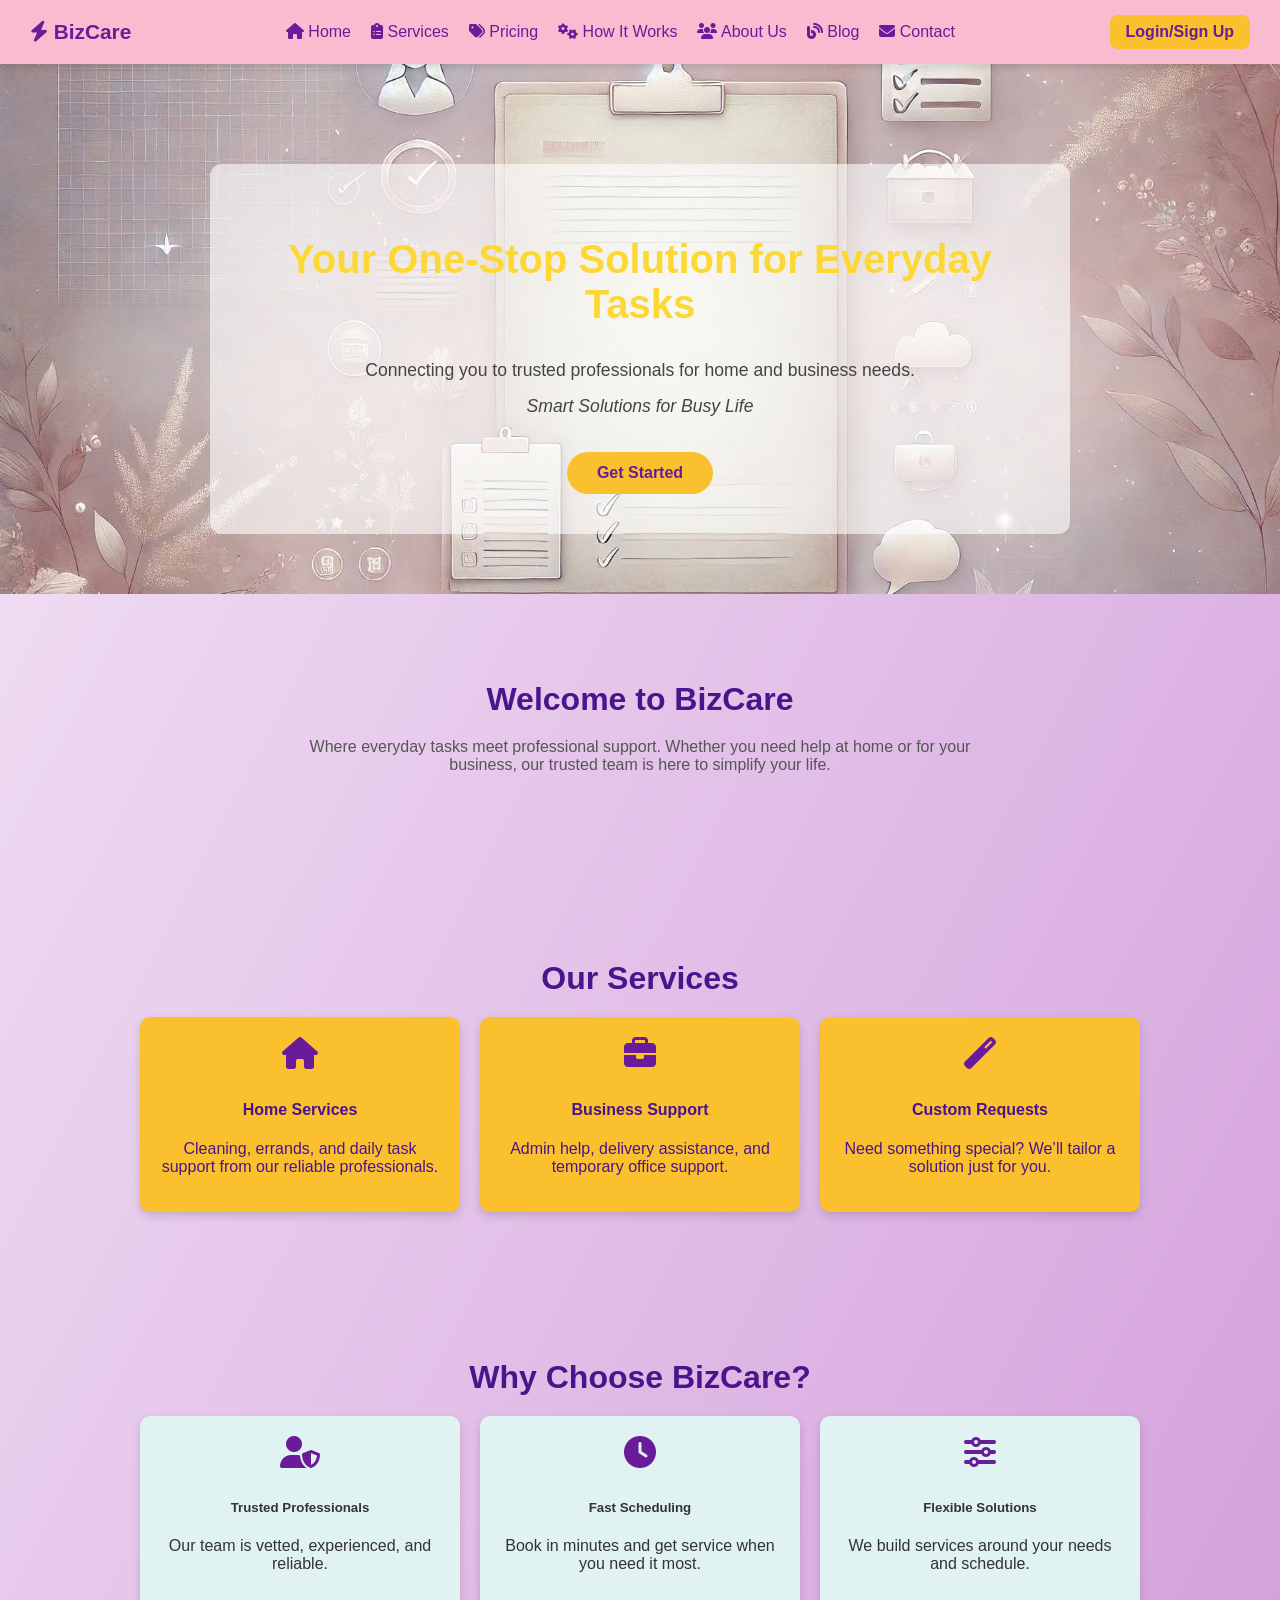
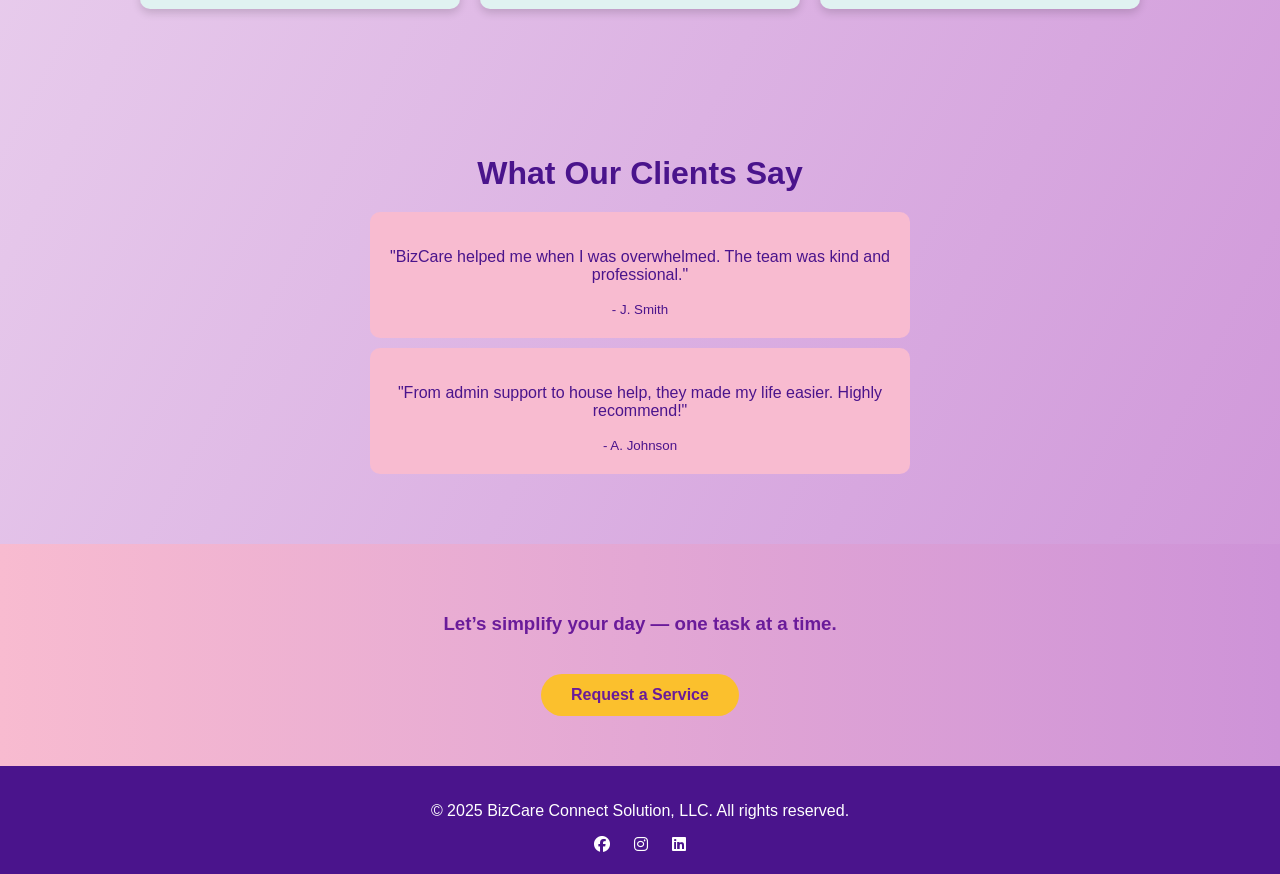
<file: index.html>
<!DOCTYPE html>
<html lang="en">
<head>
  <meta charset="UTF-8" />
  <meta name="viewport" content="width=device-width, initial-scale=1.0" />
  <title>BizCare Connect | Home</title>

  <!-- Font Awesome -->
  <link rel="stylesheet" href="https://cdnjs.cloudflare.com/ajax/libs/font-awesome/6.5.0/css/all.min.css" />
  <style>
    body {
      margin: 0;
      font-family: 'Segoe UI', sans-serif;
      background: linear-gradient(to bottom right, #f3e5f5, #ce93d8);
      color: #333;
    }

    /* NAVBAR */
    .navbar {
      display: flex;
      justify-content: space-between;
      align-items: center;
      background-color: #f8bbd0;
      padding: 15px 30px;
      box-shadow: 0 4px 6px rgba(0, 0, 0, 0.1);
      position: sticky;
      top: 0;
      z-index: 999;
    }

    .navbar .logo {
      font-weight: bold;
      color: #6a1b9a;
      font-size: 1.3rem;
    }

    .navbar ul {
      list-style: none;
      display: flex;
      gap: 20px;
      padding: 0;
      margin: 0;
    }

    .navbar ul li a {
      text-decoration: none;
      color: #6a1b9a;
      font-weight: 500;
      transition: color 0.3s;
    }

    .navbar ul li a:hover {
      color: #ab47bc;
    }

    .login-btn {
      background-color: #fbc02d;
      color: #6a1b9a;
      padding: 8px 16px;
      border-radius: 8px;
      font-weight: bold;
      text-decoration: none;
    }

    /* HERO SECTION */
    .hero {
      background: url("images/hero-background-services.png") center/cover no-repeat;
      padding: 100px 20px 60px;
      text-align: center;
      position: relative;
    }

    .hero-box {
      background-color: rgba(255, 255, 255, 0.6);
      display: inline-block;
      padding: 40px 30px;
      border-radius: 12px;
      max-width: 800px;
    }

    .hero h1 {
      font-size: 2.5rem;
      color: #fdd835;
    }

    .hero p {
      font-size: 1.1rem;
      margin: 15px 0;
      color: #444;
    }

    .cta-btn {
      margin-top: 20px;
      padding: 12px 30px;
      background-color: #fbc02d;
      color: #6a1b9a;
      border: none;
      border-radius: 30px;
      font-weight: bold;
      text-decoration: none;
      display: inline-block;
    }

    /* SECTIONS */
    section {
      padding: 60px 20px;
      text-align: center;
    }

    .section-title {
      font-size: 2rem;
      color: #4a148c;
      margin-bottom: 20px;
    }

    .section-subtext {
      max-width: 700px;
      margin: 0 auto 40px;
      color: #555;
    }

    .card-group {
      display: flex;
      justify-content: center;
      flex-wrap: wrap;
      gap: 20px;
    }

    .card {
      background-color: #fff;
      padding: 30px;
      border-radius: 10px;
      box-shadow: 0 2px 10px rgba(0,0,0,0.1);
      width: 280px;
    }

    .card i {
      font-size: 2rem;
      color: #6a1b9a;
      margin-bottom: 10px;
    }

    .testimonial {
      background-color: #f8bbd0;
      border-radius: 10px;
      padding: 20px;
      margin: 10px auto;
      max-width: 500px;
      color: #4a148c;
    }

    .call-action {
      background: linear-gradient(to right, #f8bbd0, #ce93d8);
      padding: 50px 20px;
      color: #6a1b9a;
    }

    /* FOOTER */
    footer {
      background-color: #4a148c;
      color: white;
      padding: 20px;
      text-align: center;
    }

    .social-icons a {
      color: white;
      margin: 0 10px;
    }

    .social-icons a:hover {
      color: #f8bbd0;
    }
    /* Our Services Cards */
.service-card {
  background-color: #fbc02d;
  color: #4a148c;
  border-radius: 10px;
  padding: 20px;
  box-shadow: 0 4px 8px rgba(0,0,0,0.15);
  transition: transform 0.3s ease;
}

.service-card:hover {
  transform: translateY(-5px);
}

/* Why Choose BizCare Cards */
.why-us-card {
  background-color: #e0f2f1;
  color: #333;
  border-radius: 10px;
  padding: 20px;
  box-shadow: 0 4px 8px rgba(0,0,0,0.15);

  </style>
</head>

<body>

  <!-- NAVBAR -->
  <nav class="navbar">
    <div class="logo"><i class="fas fa-bolt"></i> BizCare</div>
    <ul>
      <li><a href="index.html"><i class="fas fa-home"></i> Home</a></li>
      <li><a href="services.html"><i class="fas fa-clipboard-list"></i> Services</a></li>
      <li><a href="pricing.html"><i class="fas fa-tags"></i> Pricing</a></li>
      <li><a href="howitworks.html"><i class="fas fa-cogs"></i> How It Works</a></li>
      <li><a href="aboutus.html"><i class="fas fa-users"></i> About Us</a></li>
      <li><a href="blog.html"><i class="fas fa-blog"></i> Blog</a></li>
      <li><a href="contactus.html"><i class="fas fa-envelope"></i> Contact</a></li>
    </ul>
    <a class="login-btn" href="login.html">Login/Sign Up</a>
  </nav>

  <!-- HERO -->
  <section class="hero">
    <div class="hero-box">
      <h1>Your One-Stop Solution for Everyday Tasks</h1>
      <p>Connecting you to trusted professionals for home and business needs.</p>
      <p><em>Smart Solutions for Busy Life</em></p>
      <a class="cta-btn" href="services.html">Get Started</a>
    </div>
  </section>

  <!-- WELCOME -->
  <section>
    <h2 class="section-title">Welcome to BizCare</h2>
    <p class="section-subtext">Where everyday tasks meet professional support. Whether you need help at home or for your business, our trusted team is here to simplify your life.</p>
  </section>

  <!-- SERVICES -->
  <section>
    <h2 class="section-title">Our Services</h2>
    <div class="card-group">
      <div class="card service-card">
        <i class="fas fa-home"></i>
        <h4>Home Services</h4>
        <p>Cleaning, errands, and daily task support from our reliable professionals.</p>
      </div>
      <div class="card service-card">
        <i class="fas fa-briefcase"></i>
        <h4>Business Support</h4>
        <p>Admin help, delivery assistance, and temporary office support.</p>
      </div>
      <div class="card service-card">
        <i class="fas fa-magic"></i>
        <h4>Custom Requests</h4>
        <p>Need something special? We’ll tailor a solution just for you.</p>
      </div>
    </div>
  </section>

  <!-- WHY US -->
  <section>
    <h2 class="section-title">Why Choose BizCare?</h2>
    <div class="card-group">
      <div class="card why-us-card">
        <i class="fas fa-user-shield"></i>
        <h5>Trusted Professionals</h5>
        <p>Our team is vetted, experienced, and reliable.</p>
      </div>
      <div class="card why-us-card">
        <i class="fas fa-clock"></i>
        <h5>Fast Scheduling</h5>
        <p>Book in minutes and get service when you need it most.</p>
      </div>
      <div class="card why-us-card">
        <i class="fas fa-sliders-h"></i>
        <h5>Flexible Solutions</h5>
        <p>We build services around your needs and schedule.</p>
      </div>
    </div>
  </section>

  <!-- TESTIMONIALS -->
  <section>
    <h2 class="section-title">What Our Clients Say</h2>
    <div class="testimonial">
      <p>"BizCare helped me when I was overwhelmed. The team was kind and professional."</p>
      <small>- J. Smith</small>
    </div>
    <div class="testimonial">
      <p>"From admin support to house help, they made my life easier. Highly recommend!"</p>
      <small>- A. Johnson</small>
    </div>
  </section>

  <!-- CALL TO ACTION -->
  <section class="call-action">
    <h3>Let’s simplify your day — one task at a time.</h3>
    <a class="cta-btn" href="contactus.html">Request a Service</a>
  </section>

  <!-- FOOTER -->
  <footer>
    <p>&copy; 2025 BizCare Connect Solution, LLC. All rights reserved.</p>
    <div class="social-icons">
      <a href="#"><i class="fab fa-facebook"></i></a>
      <a href="#"><i class="fab fa-instagram"></i></a>
      <a href="#"><i class="fab fa-linkedin"></i></a>
    </div>
  </footer>

</body>
</html>
</file>
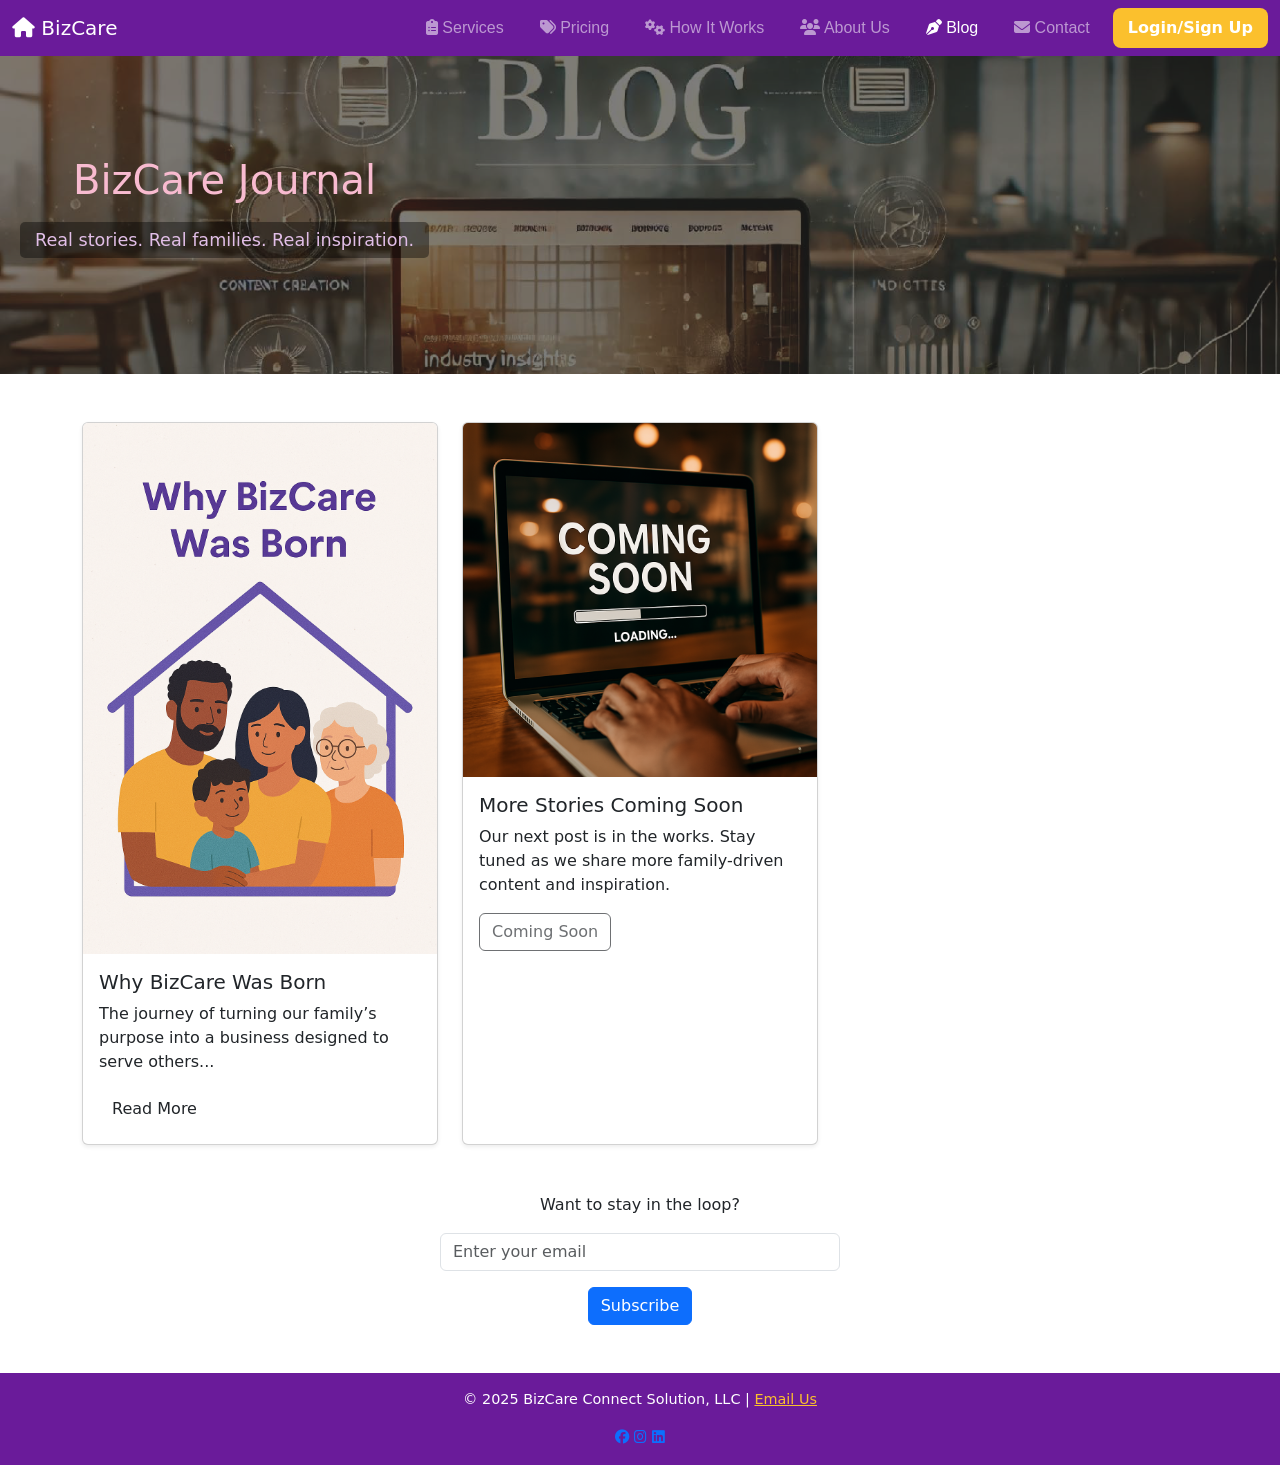
<file: blog.html>
<!DOCTYPE html>
<html lang="en">
<head>
  <meta charset="UTF-8" />
  <meta name="viewport" content="width=device-width, initial-scale=1.0" />
  <meta name="description" content="BizCare Connect Solution blog - family, inspiration, and small business stories.">
  <title>BizCare Blog | Stories That Inspire</title>

  <!-- External CSS -->
  <link rel="stylesheet" href="style/style.css" />
  
  <!-- Bootstrap CDN -->
  <link href="https://cdn.jsdelivr.net/npm/bootstrap@5.3.2/dist/css/bootstrap.min.css" rel="stylesheet" />

  <!-- Font Awesome for icons -->
  <link rel="stylesheet" href="https://cdnjs.cloudflare.com/ajax/libs/font-awesome/6.4.0/css/all.min.css" />

  <!-- jQuery + JS -->
  <script src="https://code.jquery.com/jquery-3.6.0.min.js" defer></script>
  <script src="script/script.js" defer></script>
</head>
<body>

  <!-- Navbar -->
  <nav class="navbar navbar-expand-lg navbar-dark sticky-top" style="background-color: #6a1b9a;">
    <div class="container-fluid">
      <a class="navbar-brand" href="index.html"><i class="fa-solid fa-house"></i> BizCare</a>
      <button class="navbar-toggler" type="button" data-bs-toggle="collapse" data-bs-target="#navbarNav">
        <span class="navbar-toggler-icon"></span>
      </button>
      <div class="collapse navbar-collapse" id="navbarNav">
        <ul class="navbar-nav ms-auto">
          <li class="nav-item"><a class="nav-link" href="services.html"><i class="fa-solid fa-clipboard-list"></i> Services</a></li>
          <li class="nav-item"><a class="nav-link" href="pricing.html"><i class="fa-solid fa-tags"></i> Pricing</a></li>
          <li class="nav-item"><a class="nav-link" href="howitworks.html"><i class="fa-solid fa-gears"></i> How It Works</a></li>
          <li class="nav-item"><a class="nav-link" href="aboutus.html"><i class="fa-solid fa-users"></i> About Us</a></li>
          <li class="nav-item"><a class="nav-link active" href="blog.html"><i class="fa-solid fa-pen-nib"></i> Blog</a></li>
          <li class="nav-item"><a class="nav-link" href="contactus.html"><i class="fa-solid fa-envelope"></i> Contact</a></li>
        </ul><a class="nav-link text-white fw-bold" href="login.html" style="background-color: #fbc02d; color: #6a1b9a; padding: 8px 15px; border-radius: 8px; margin-left: 15px;">
          Login/Sign Up
          </a>
      </div>
    </div>
  </nav>

  <!-- Blog Hero Section -->
  <header class="hero" style="background-image: url('images/blog-banner.png'); background-size: cover; background-position: center; color: white; text-align: center; padding: 100px 20px; position: relative;">
    <div style="background: rgba(0,0,0,0.5); position: absolute; top:0; left:0; width:100%; height:100%; z-index:1;"></div>
    <div style="position: relative; z-index:2;">
      <h1 style="color: #f8bbd0;">BizCare Journal</h1>
      <p>Real stories. Real families. Real inspiration.</p>
    </div>
  </header>

  <!-- Blog Grid -->
  <main class="container py-5">
    <div class="row g-4">
      <!-- Blog Post Card -->
      <div class="col-md-6 col-lg-4">
        <div class="card h-100 shadow-sm">
          <img src="images/wny-bizcare-was-born.png" class="card-img-top" alt="Why BizCare Was Born">
          <div class="card-body">
            <h5 class="card-title">Why BizCare Was Born</h5>
            <p class="card-text">The journey of turning our family’s purpose into a business designed to serve others...</p>
            <a href="https://bizcare-blogspot-placeholder.com" class="btn btn-outline-purple" target="_blank">Read More</a>
          </div>
        </div>
      </div>

      <!-- Placeholder Post -->
      <div class="col-md-6 col-lg-4">
        <div class="card h-100 shadow-sm">
          <img src="images/coming-soon.png" class="card-img-top" alt="Coming Soon">
          <div class="card-body">
            <h5 class="card-title">More Stories Coming Soon</h5>
            <p class="card-text">Our next post is in the works. Stay tuned as we share more family-driven content and inspiration.</p>
            <a href="#" class="btn btn-outline-purple disabled">Coming Soon</a>
          </div>
        </div>
      </div>
    </div>

    <!-- Subscribe Section with Form -->
    <div class="text-center mt-5">
      <p>Want to stay in the loop?</p>
      <form id="subscribe-form" action="https://formspree.io/f/xnnpjdyq" method="POST" style="max-width: 400px; margin: 0 auto;">
        <div class="mb-3">
          <input type="email" name="email" class="form-control" placeholder="Enter your email" required />
        </div>
        <button type="submit" class="btn btn-primary">Subscribe</button>
        <p id="form-success" style="color: #4A148C; margin-top: 10px; display: none;">Thank you for subscribing! We'll be in touch soon.</p>
      </form>
    </div>
  </main>

  <!-- Footer -->
  <footer class="text-center py-3" style="background-color: #6a1b9a; color: white;">
    <p>&copy; 2025 BizCare Connect Solution, LLC | <a href="https://mail.google.com/mail/?view=cm&to=bizcareconnectsolutions@gmail.com" target="_blank" style="color: #fbc02d;">Email Us</a>
      <div class="social-icons mt-2">
        <a href="#"><i class="fab fa-facebook"></i></a>
        <a href="#"><i class="fab fa-instagram"></i></a>
        <a href="#"><i class="fab fa-linkedin"></i></a>
      </div>
    
  </footer>

  <!-- Bootstrap Bundle -->
  <script src="https://cdn.jsdelivr.net/npm/bootstrap@5.3.2/dist/js/bootstrap.bundle.min.js"></script>

  <!-- Inline JS for Formspree Thank You -->
  <script>
    const form = document.getElementById("subscribe-form");
    const message = document.getElementById("form-success");

    form.addEventListener("submit", function (e) {
      e.preventDefault();
      const data = new FormData(form);
      fetch(form.action, {
        method: "POST",
        body: data,
        headers: { 'Accept': 'application/json' }
      }).then(response => {
        if (response.ok) {
          form.reset();
          message.style.display = "block";
        }
      }).catch(error => {
        console.log("Form submission error", error);
      });
    });
  </script>
</body>
</html>
</file>
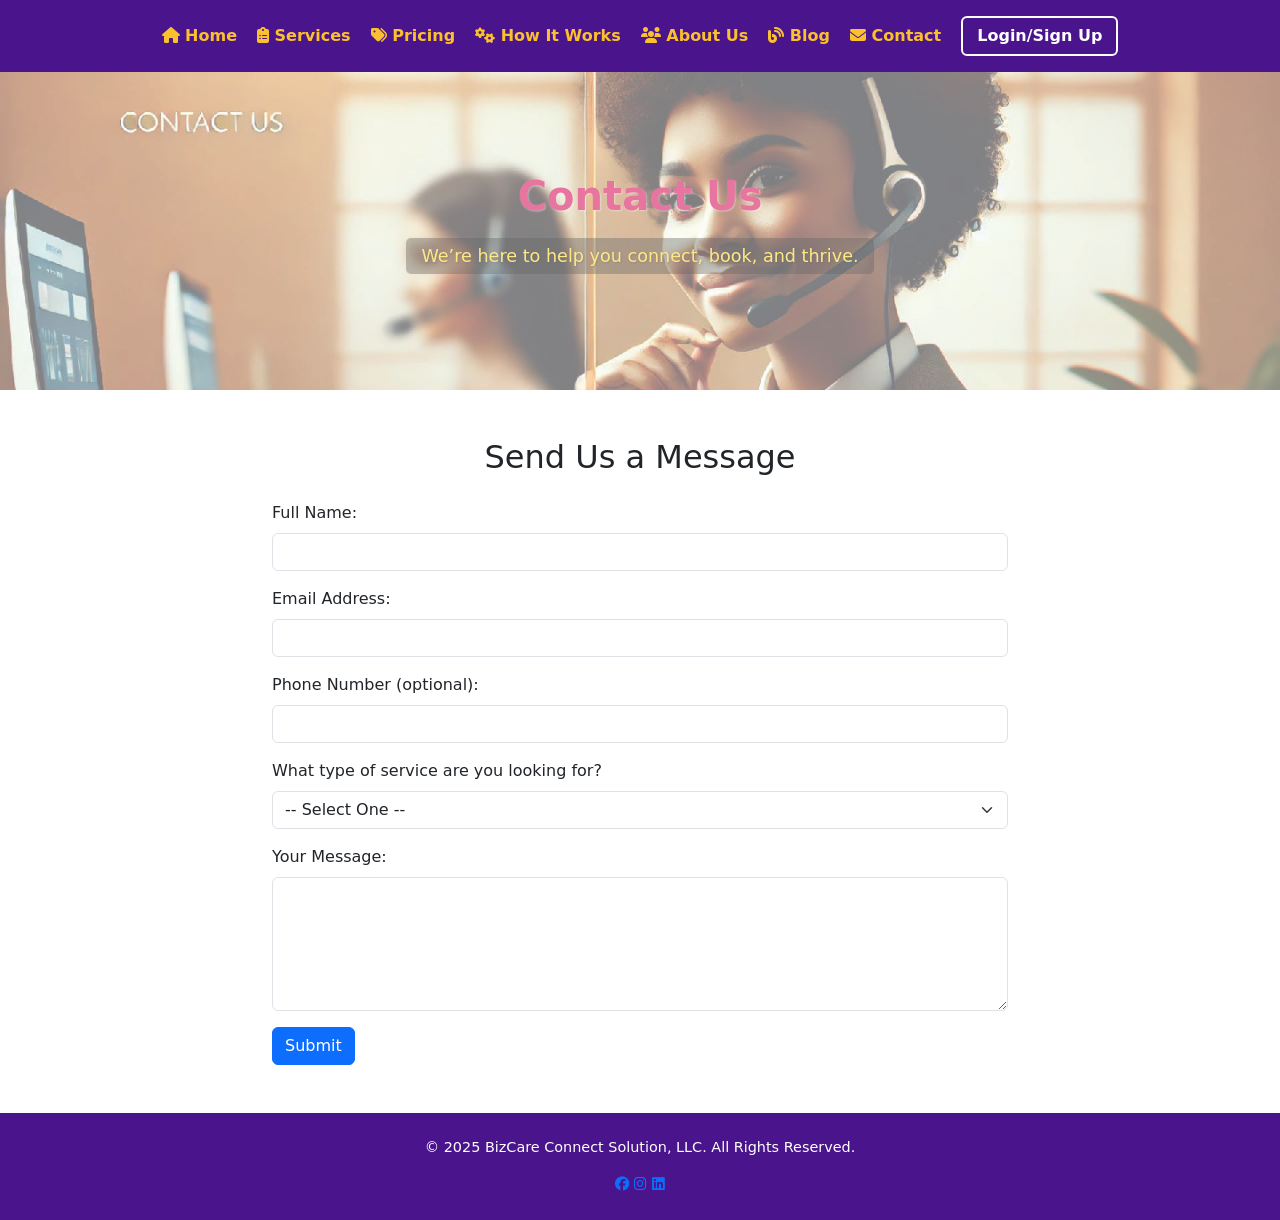
<file: contactus.html>
<!DOCTYPE html>
<html lang="en">
<head>
  <meta charset="UTF-8" />
  <meta name="viewport" content="width=device-width, initial-scale=1.0" />
  <meta name="description" content="Get in touch with BizCare Connect. We’re here to answer your questions or book a service." />
  <title>Contact Us - BizCare Connect Solution</title>

  <!-- External CSS -->
  <link rel="stylesheet" href="style/style.css" />

  <!-- Bootstrap -->
  <link rel="stylesheet" href="https://cdn.jsdelivr.net/npm/bootstrap@5.3.0/dist/css/bootstrap.min.css" />

  <!-- Font Awesome Icons -->
  <link rel="stylesheet" href="https://cdnjs.cloudflare.com/ajax/libs/font-awesome/6.5.0/css/all.min.css" />

  <!-- jQuery -->
  <script src="https://code.jquery.com/jquery-3.6.0.min.js"></script>

  <!-- JavaScript -->
  <script src="script/script.js" defer></script>

  <style>
    .nav-gold {
  color: #fbc02d !important;
  font-weight: 600;
}

.nav-gold:hover {
  color: #fff176 !important;
  text-decoration: underline;
}

.nav-white {
  color: white !important;
}

.login-btn {
  background-color: transparent;
  border: 2px solid white;
  padding: 6px 14px;
  border-radius: 6px;
  font-weight: bold;
  margin-left: 20px;
  transition: background-color 0.3s ease, color 0.3s ease;
}

.login-btn:hover {
  background-color: #ffffff;
  color: #4A148C !important;
}
.navbar-nav .nav-link {
  margin: 0 10px; /* You can increase to 12px or 15px if needed */
}


    
    .hero {
  background-image: url(images/contact-us-banner.png);
  background-size: cover;
  background-position: center;
  padding: 100px 20px;
  text-align: center;
  position: relative;
  z-index: 1;
}

.hero::before {
  content: "";
  background-color: rgba(255, 255, 255, 0.4); /* soft white fade */
  position: absolute;
  top: 0;
  left: 0;
  width: 100%;
  height: 100%;
  z-index: 0;
}

.hero-content {
  position: relative;
  z-index: 2;
  background-color: rgba(255, 255, 255, 0.65);
  padding: 20px;
  border-radius: 10px;
  display: inline-block;
  box-shadow: 0 4px 8px rgba(0, 0, 0, 0.2);
}

.hero h1,
.hero p {
  color: #2c003e; /* Strong deep purple */
  font-weight: 600;
}


    .tagline {
      font-size: 1.2rem;
      color: lavender;
      margin-top: 10px;
    }

    .confirmation {
      display: none;
      margin-top: 20px;
      color: green;
      font-weight: bold;
    }
 /* Centered "Contact Us" heading in hero */
 .hero h1 {
  color: #d81860;
  font-weight: 700;
  text-shadow: 1px 1px 2px rgba(255, 255, 255, 0.4);
}

.hero p {
  color: #FDD835;
  font-size: 1.1rem;
  font-weight: 500;
  text-shadow: 1px 1px 2px rgba(0, 0, 0, 0.3);
}

}

  </style>
</head>

<body>
 <!-- Navbar -->
<header class="navbar sticky-top" style="background-color: #4A148C;">
  <div class="container d-flex justify-content-center align-items-center flex-wrap py-2">
    <nav class="navbar-nav d-flex flex-row flex-wrap justify-content-center w-100">
      <a class="nav-link nav-gold" href="index.html"><i class="fas fa-home"></i> Home</a>
      <a class="nav-link nav-gold" href="services.html"><i class="fas fa-clipboard-list"></i> Services</a>
      <a class="nav-link nav-gold" href="pricing.html"><i class="fas fa-tags"></i> Pricing</a>
      <a class="nav-link nav-gold" href="howitworks.html"><i class="fas fa-cogs"></i> How It Works</a>
      <a class="nav-link nav-gold" href="aboutus.html"><i class="fas fa-users"></i> About Us</a>
      <a class="nav-link nav-gold" href="blog.html"><i class="fas fa-blog"></i> Blog</a>
      <a class="nav-link nav-gold active" href="contactus.html"><i class="fas fa-envelope"></i> Contact</a>
      <a class="nav-link nav-white login-btn" href="login.html">Login/Sign Up</a>
    </nav>
  </div>
</header>

 <!-- Hero Section -->
  <section class="hero">
    <div class="content text-center">
      <h1>Contact Us</h1>
      <p>We’re here to help you connect, book, and thrive.</p>
    </div>
  </section>

  <!-- Contact Form -->
  <section class="container my-5">
    <div class="row justify-content-center">
      <div class="col-md-8">
        <h2 class="text-center mb-4">Send Us a Message</h2>

        <form id="contact-form" action="https://formspree.io/f/xnnpjdyq" method="POST">
          <div class="mb-3">
            <label for="name" class="form-label">Full Name:</label>
            <input type="text" name="name" id="name" class="form-control" required />
          </div>

          <div class="mb-3">
            <label for="email" class="form-label">Email Address:</label>
            <input type="email" name="email" id="email" class="form-control" required />
          </div>

          <div class="mb-3">
            <label for="phone" class="form-label">Phone Number (optional):</label>
            <input type="tel" name="phone" id="phone" class="form-control" />
          </div>

          <div class="mb-3">
            <label for="service" class="form-label">What type of service are you looking for?</label>
            <select name="service" id="service" class="form-select" required>
              <option value="">-- Select One --</option>
              <option value="Home Services">Home Services</option>
              <option value="Business Support">Business Support</option>
              <option value="Custom Request">Custom Request</option>
              <option value="General Inquiry">General Inquiry</option>
            </select>
          </div>

          <div class="mb-3">
            <label for="message" class="form-label">Your Message:</label>
            <textarea name="message" id="message" rows="5" class="form-control" required></textarea>
          </div>

          <button type="submit" class="btn btn-primary">Submit</button>
        </form>

        <!-- Confirmation Message -->
        <div id="form-confirmation" class="confirmation">Thank you! We will respond within 48 hours.</div>
      </div>
    </div>
  </section>

  <!-- Footer -->
  <footer class="text-center py-4" style="background-color: #4A148C; color: white;">
    <p>&copy; 2025 BizCare Connect Solution, LLC. All Rights Reserved.</p>
    <div class="social-icons mt-2">
      <a href="#"><i class="fab fa-facebook"></i></a>
      <a href="#"><i class="fab fa-instagram"></i></a>
      <a href="#"><i class="fab fa-linkedin"></i></a>
    </div>
  
  </footer>

  <!-- Inline JS for Confirmation -->
  <script>
    document.getElementById("contact-form").addEventListener("submit", function (e) {
      e.preventDefault();
      const form = e.target;

      fetch(form.action, {
        method: "POST",
        body: new FormData(form),
        headers: {
          Accept: "application/json"
        }
      }).then(response => {
        if (response.ok) {
          form.reset();
          document.getElementById("form-confirmation").style.display = "block";
        }
      });
    });
  </script>
</body>
</html>
</file>
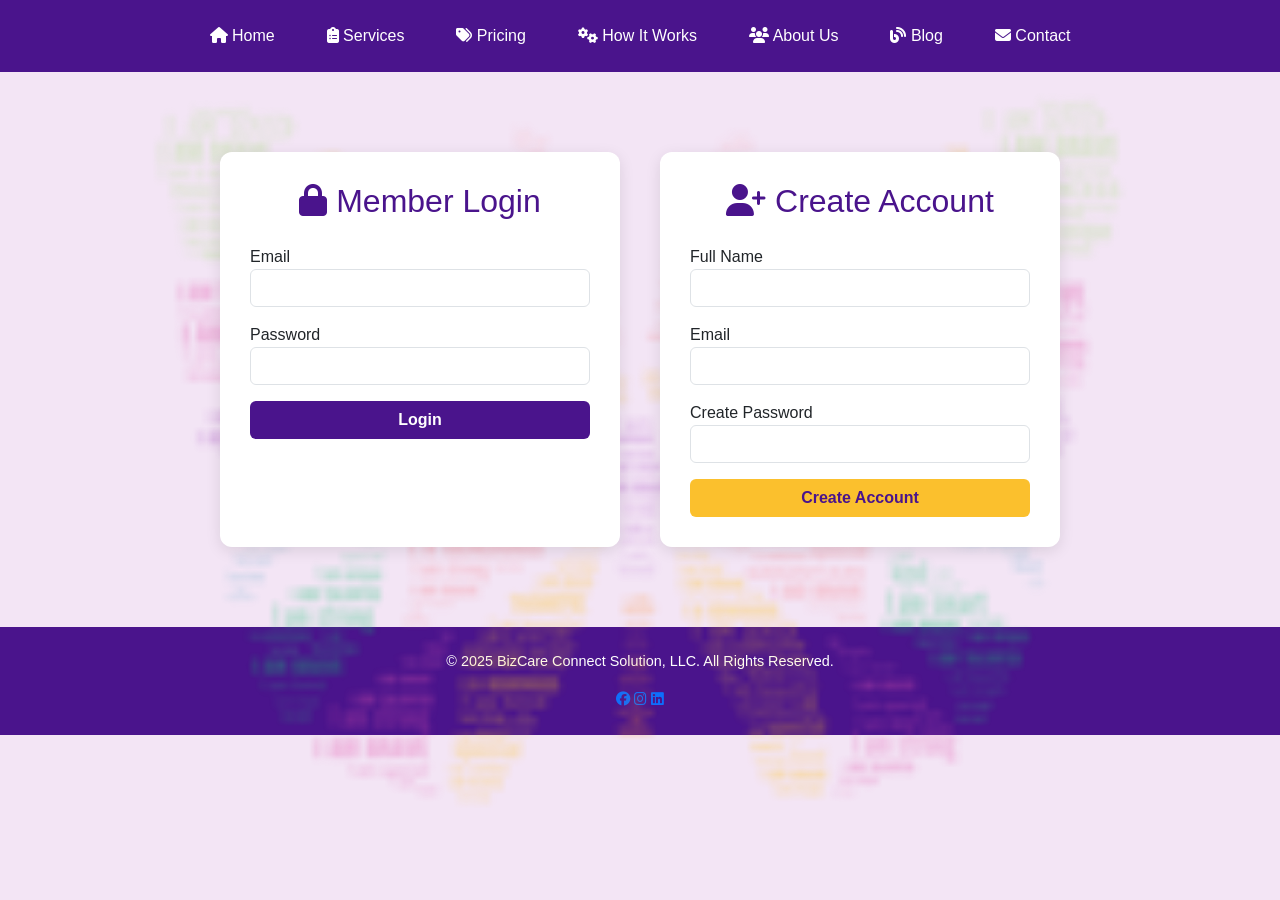
<file: login.html>
<!DOCTYPE html>
<html lang="en">
<head>
  <meta charset="UTF-8" />
  <meta name="viewport" content="width=device-width, initial-scale=1.0" />
  <title>Login & Sign-Up - BizCare Connect</title>
  <meta name="description" content="Login or Sign Up to access BizCare Connect's platform." />

  <!-- External CSS -->
  <link rel="stylesheet" href="style/style.css" />

  <!-- Bootstrap -->
  <link rel="stylesheet" href="https://cdn.jsdelivr.net/npm/bootstrap@5.3.0/dist/css/bootstrap.min.css" />

  <!-- Font Awesome -->
  <link rel="stylesheet" href="https://cdnjs.cloudflare.com/ajax/libs/font-awesome/6.5.0/css/all.min.css" />

  <!-- jQuery -->
  <script src="https://code.jquery.com/jquery-3.6.0.min.js"></script>

  <style>
    body {
      background-color: #f3e5f5;
      font-family: 'Segoe UI', sans-serif;
      margin: 0;
      padding: 0;
    }

    /* Watermark */
    body::before {
      content: "";
      background-image: url("images/vin-logo.png");
      background-size: 80%;
      background-repeat: no-repeat;
      background-position: center;
      opacity: 0.3;
      position: fixed;
      top: 0; left: 0;
      width: 100%; height: 100%;
      z-index: 0;
    }

    .auth-container {
      display: flex;
      justify-content: center;
      gap: 40px;
      padding: 80px 20px;
      flex-wrap: wrap;
      z-index: 1;
      position: relative;
    }

    .auth-box {
      background: white;
      padding: 30px;
      border-radius: 12px;
      box-shadow: 0 4px 15px rgba(0,0,0,0.1);
      width: 100%;
      max-width: 400px;
      animation: fadeIn 1.2s ease;
    }

    .auth-box h2 {
      text-align: center;
      color: #4A148C;
      margin-bottom: 25px;
    }

    .btn-purple {
      background-color: #4A148C;
      color: white;
      font-weight: bold;
    }

    .btn-purple:hover {
      background-color: #6a1b9a;
    }

    .btn-gold {
      background-color: #fbc02d;
      color: #4A148C;
      font-weight: bold;
    }

    .btn-gold:hover {
      background-color: #f9a825;
    }

    .confirmation {
      text-align: center;
      color: green;
      font-weight: bold;
      display: none;
      margin-top: 15px;
      animation: slideUp 0.6s ease-in-out;
    }

    @keyframes fadeIn {
      from { opacity: 0; transform: translateY(40px); }
      to { opacity: 1; transform: translateY(0); }
    }

    @keyframes slideUp {
      from { opacity: 0; transform: translateY(20px); }
      to { opacity: 1; transform: translateY(0); }
    }
  </style>
</head>
<body>

  <!-- Nav -->
  <header class="navbar sticky-top" style="background-color: #4A148C;">
    <div class="container d-flex justify-content-center align-items-center py-2">
      <nav>
        <ul class="nav">
          <li class="nav-item"><a class="nav-link text-white" href="index.html"><i class="fas fa-home"></i> Home</a></li>
          <li class="nav-item"><a class="nav-link text-white" href="services.html"><i class="fas fa-clipboard-list"></i> Services</a></li>
          <li class="nav-item"><a class="nav-link text-white" href="pricing.html"><i class="fas fa-tags"></i> Pricing</a></li>
          <li class="nav-item"><a class="nav-link text-white" href="howitworks.html"><i class="fas fa-cogs"></i> How It Works</a></li>
          <li class="nav-item"><a class="nav-link text-white" href="aboutus.html"><i class="fas fa-users"></i> About Us</a></li>
          <li class="nav-item"><a class="nav-link text-white" href="blog.html"><i class="fas fa-blog"></i> Blog</a></li>
          <li class="nav-item"><a class="nav-link text-white" href="contactus.html"><i class="fas fa-envelope"></i> Contact</a></li>
        </ul>
      </nav>
    </div>
  </header>

  <!-- Login & Sign-Up Cards -->
  <section class="auth-container">
    <!-- Login -->
    <div class="auth-box">
      <h2><i class="fas fa-lock"></i> Member Login</h2>
      <form class="login-form" action="https://formspree.io/f/xnnpjdyq" method="POST">
        <div class="mb-3">
          <label>Email</label>
          <input type="email" name="email" class="form-control" required />
        </div>
        <div class="mb-3">
          <label>Password</label>
          <input type="password" name="password" class="form-control" required />
        </div>
        <button type="submit" class="btn btn-purple w-100">Login</button>
        <div class="confirmation login-confirm">Thank you! Login submitted.</div>
      </form>
    </div>

    <!-- Sign Up -->
    <div class="auth-box">
      <h2><i class="fas fa-user-plus"></i> Create Account</h2>
      <form class="signup-form" action="https://formspree.io/f/xnnpjdyq" method="POST">
        <div class="mb-3">
          <label>Full Name</label>
          <input type="text" name="name" class="form-control" required />
        </div>
        <div class="mb-3">
          <label>Email</label>
          <input type="email" name="email" class="form-control" required />
        </div>
        <div class="mb-3">
          <label>Create Password</label>
          <input type="password" name="password" class="form-control" required />
        </div>
        <button type="submit" class="btn btn-gold w-100">Create Account</button>
        <div class="confirmation signup-confirm">Account request submitted. Check your email!</div>
      </form>
    </div>
  </section>

  <!-- Footer -->
  <footer class="text-center py-4" style="background-color: #4A148C; color: white;">
    <p>&copy; 2025 BizCare Connect Solution, LLC. All Rights Reserved.</p>
    <div class="social-icons mt-2">
      <a href="#"><i class="fab fa-facebook"></i></a>
      <a href="#"><i class="fab fa-instagram"></i></a>
      <a href="#"><i class="fab fa-linkedin"></i></a>
    </div>
  
  </footer>

  <!-- jQuery Form Submission -->
  <script>
    $(".login-form").on("submit", function(e) {
      e.preventDefault();
      const form = $(this);
      $.ajax({
        url: form.attr("action"),
        method: "POST",
        data: form.serialize(),
        dataType: "json",
        success: function() {
          form[0].reset();
          form.find(".login-confirm").fadeIn();
        }
      });
    });

    $(".signup-form").on("submit", function(e) {
      e.preventDefault();
      const form = $(this);
      $.ajax({
        url: form.attr("action"),
        method: "POST",
        data: form.serialize(),
        dataType: "json",
        success: function() {
          form[0].reset();
          form.find(".signup-confirm").fadeIn();
        }
      });
    });
  </script>

</body>
</html>
</file>
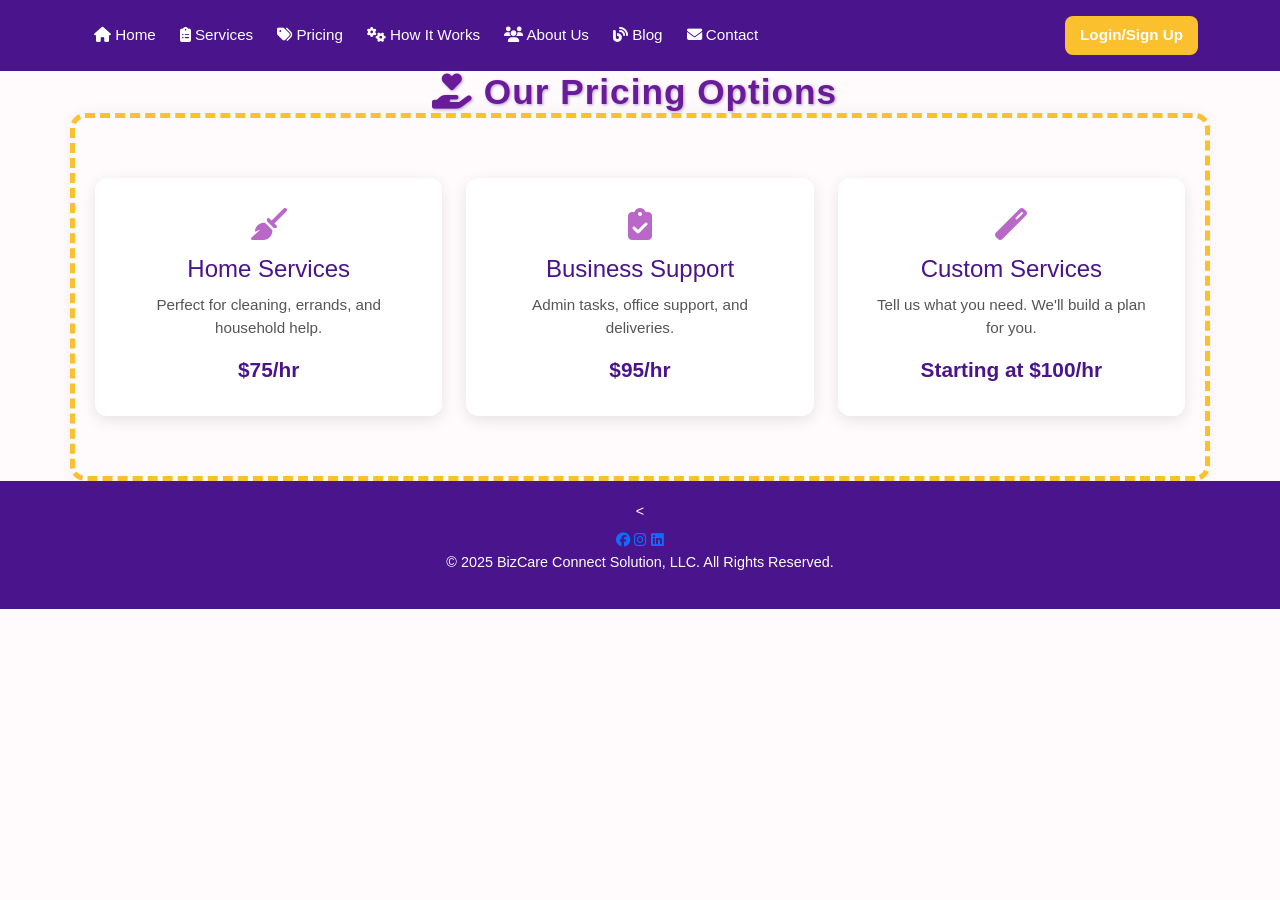
<file: pricing.html>
<!DOCTYPE html>
<html lang="en">
<head>
  <meta charset="UTF-8" />
  <meta name="viewport" content="width=device-width, initial-scale=1.0" />
  <title>Pricing - BizCare Connect</title>
  <meta name="description" content="Explore BizCare Connect's pricing options for home, business, and custom support services." />

  <!-- External CSS -->
  <link rel="stylesheet" href="style/style.css" />

  <!-- Bootstrap -->
  <link rel="stylesheet" href="https://cdn.jsdelivr.net/npm/bootstrap@5.3.0/dist/css/bootstrap.min.css" />

  <!-- Font Awesome Icons -->
  <link rel="stylesheet" href="https://cdnjs.cloudflare.com/ajax/libs/font-awesome/6.5.0/css/all.min.css" />

  <style>
    body {
      font-family: 'Segoe UI', sans-serif;
      background-color: #fffafc;
      margin: 0;
      padding: 0;
    }

    /* Navbar */
    .nav-link {
      font-size: 0.95rem;
      padding: 8px 12px;
    }

    .nav {
  display: flex;
  flex-wrap: nowrap;
  justify-content: center;
  align-items: center;
}

    .nav-link:hover {
      color: #f8bbd0 !important;
    }
    .navbar .nav {
  flex-wrap: nowrap !important;
  overflow-x: auto;
  white-space: nowrap;
}

.navbar .nav-item {
  flex-shrink: 0;
}

.navbar .btn {
  white-space: nowrap;
}


 /* Hero with Butterfly */
 .hero {
  background: linear-gradient(to bottom right, #fce4ec, #f3e5f5);
  position: relative;
  padding: 80px 20px 40px 20px;/* top padding is larger, bottm is smaller */
  text-align: center;
  min-height: 300px;
  box-shadow: inset 0 -5px 20px rgba(74, 20, 140, 0.2);
}

 .hero::before {
  content: "";
  background-image: url("images/vin-logo.png");
  background-repeat: no-repeat;
  background-size: 500px;
  background-position: center;
  opacity: 0..25;
  position: absolute;
  width: 100%; height: 100%;
  pointer-events: none;
  z-index: 0;
}

 .hero h1 {
      position: relative;
      color: #4A148C;
      font-weight: bold;
      z-index: 1;
    }
.section-title {
  color: #6a1b9a;
  font-family: 'Segoe UI', sans-serif;
  font-size: 2.2rem;
  font-weight: 700;
  text-shadow: 1px 1px 3px rgba(74, 20, 140, 0.4);
  letter-spacing: 1px;
  margin-bottom: 30px;
}


    /* Pricing Cards */
    .pricing-section {
      padding: 60px 20px;
      background-color: #fffafc;
      border-radius: 15px;
      border: 5px dashed #fbc02d;
      box-shadow: 0 0 15px rgba(0, 0, 0, 0.05);
     margin-top: -40px;
}

    

    .pricing-card {
      background: white;
      border-radius: 12px;
      box-shadow: 0 4px 15px rgba(0,0,0,0.1);
      padding: 30px;
      text-align: center;
      transition: transform 0.3s ease;
    }

    .pricing-card:hover {
      transform: translateY(-5px);
    }

    .pricing-card i {
      font-size: 2rem;
      color: #ba68c8;
      margin-bottom: 15px;
    }

    .pricing-card h4 {
      color: #4A148C;
      margin-bottom: 10px;
    }

    .pricing-card p {
      color: #555;
      font-size: 0.95rem;
      margin-bottom: 15px;
    }

    .pricing-card .price {
      font-size: 1.3rem;
      font-weight: bold;
      color: #4A148C;
    }

    /* Footer */
    footer {
      background-color: #4A148C;
      color: white;
      padding: 20px 0;
      text-align: center;
    }
  </style>
</head>

<body>

 <!-- Navbar -->
 <header class="navbar sticky-top" style="background-color: #4A148C;">
    <div class="container d-flex justify-content-between align-items-center py-2">
      <div class="d-flex align-items-center">
        <ul class="nav flex-row flex-wrap justify-content-center w-100">
          <li class="nav-item"><a class="nav-link text-white" href="index.html"><i class="fas fa-home"></i> Home</a></li>
          <li class="nav-item"><a class="nav-link text-white" href="services.html"><i class="fas fa-clipboard-list"></i> Services</a></li>
          <li class="nav-item"><a class="nav-link text-white" href="pricing.html"><i class="fas fa-tags"></i> Pricing</a></li>
          <li class="nav-item"><a class="nav-link text-white" href="howitworks.html"><i class="fas fa-cogs"></i> How It Works</a></li>
          <li class="nav-item"><a class="nav-link text-white" href="aboutus.html"><i class="fas fa-users"></i> About Us</a></li>
          <li class="nav-item"><a class="nav-link text-white" href="blog.html"><i class="fas fa-blog"></i> Blog</a></li>
          <li class="nav-item"><a class="nav-link text-white" href="contactus.html"><i class="fas fa-envelope"></i> Contact</a></li>
        </ul>
      </div>
      <a class="nav-link text-white fw-bold" href="login.html" style="background-color: #fbc02d; color: #6a1b9a; padding: 8px 15px; border-radius: 8px;">Login/Sign Up</a>
    </div>
  </header>
  

  
  <!-- Hero -->
   <section style="margin-bottom: 40px;">
  <h2 class="section-title text-center">
    <i class="fas fa-hand-holding-heart"></i> Our Pricing Options <i class="fas fa-sparkles"></i>
  </h2>
  </section>
  
  <!-- Pricing Cards -->
  <section class="pricing-section container">
    <div class="row g-4">
      <div class="col-md-4">
        <div class="pricing-card">
          <i class="fas fa-broom"></i>
          <h4>Home Services</h4>
          <p>Perfect for cleaning, errands, and household help.</p>
          <div class="price">$75/hr</div>
        </div>
      </div>
      <div class="col-md-4">
        <div class="pricing-card">
          <i class="fas fa-clipboard-check"></i>
          <h4>Business Support</h4>
          <p>Admin tasks, office support, and deliveries.</p>
          <div class="price">$95/hr</div>
        </div>
      </div>
      <div class="col-md-4">
        <div class="pricing-card">
          <i class="fas fa-magic"></i>
          <h4>Custom Services</h4>
          <p>Tell us what you need. We'll build a plan for you.</p>
          <div class="price">Starting at $100/hr</div>
        </div>
      </div>
    </div>
  </section>

  <!-- Footer -->
  <footer>
    <<div class="social-icons mt-2">
      <a href="#"><i class="fab fa-facebook"></i></a>
      <a href="#"><i class="fab fa-instagram"></i></a>
      <a href="#"><i class="fab fa-linkedin"></i></a>
    </div>
 <p> &copy; 2025 BizCare Connect Solution, LLC. All Rights Reserved.</p>

  </footer>

</body>
</html>
</file>
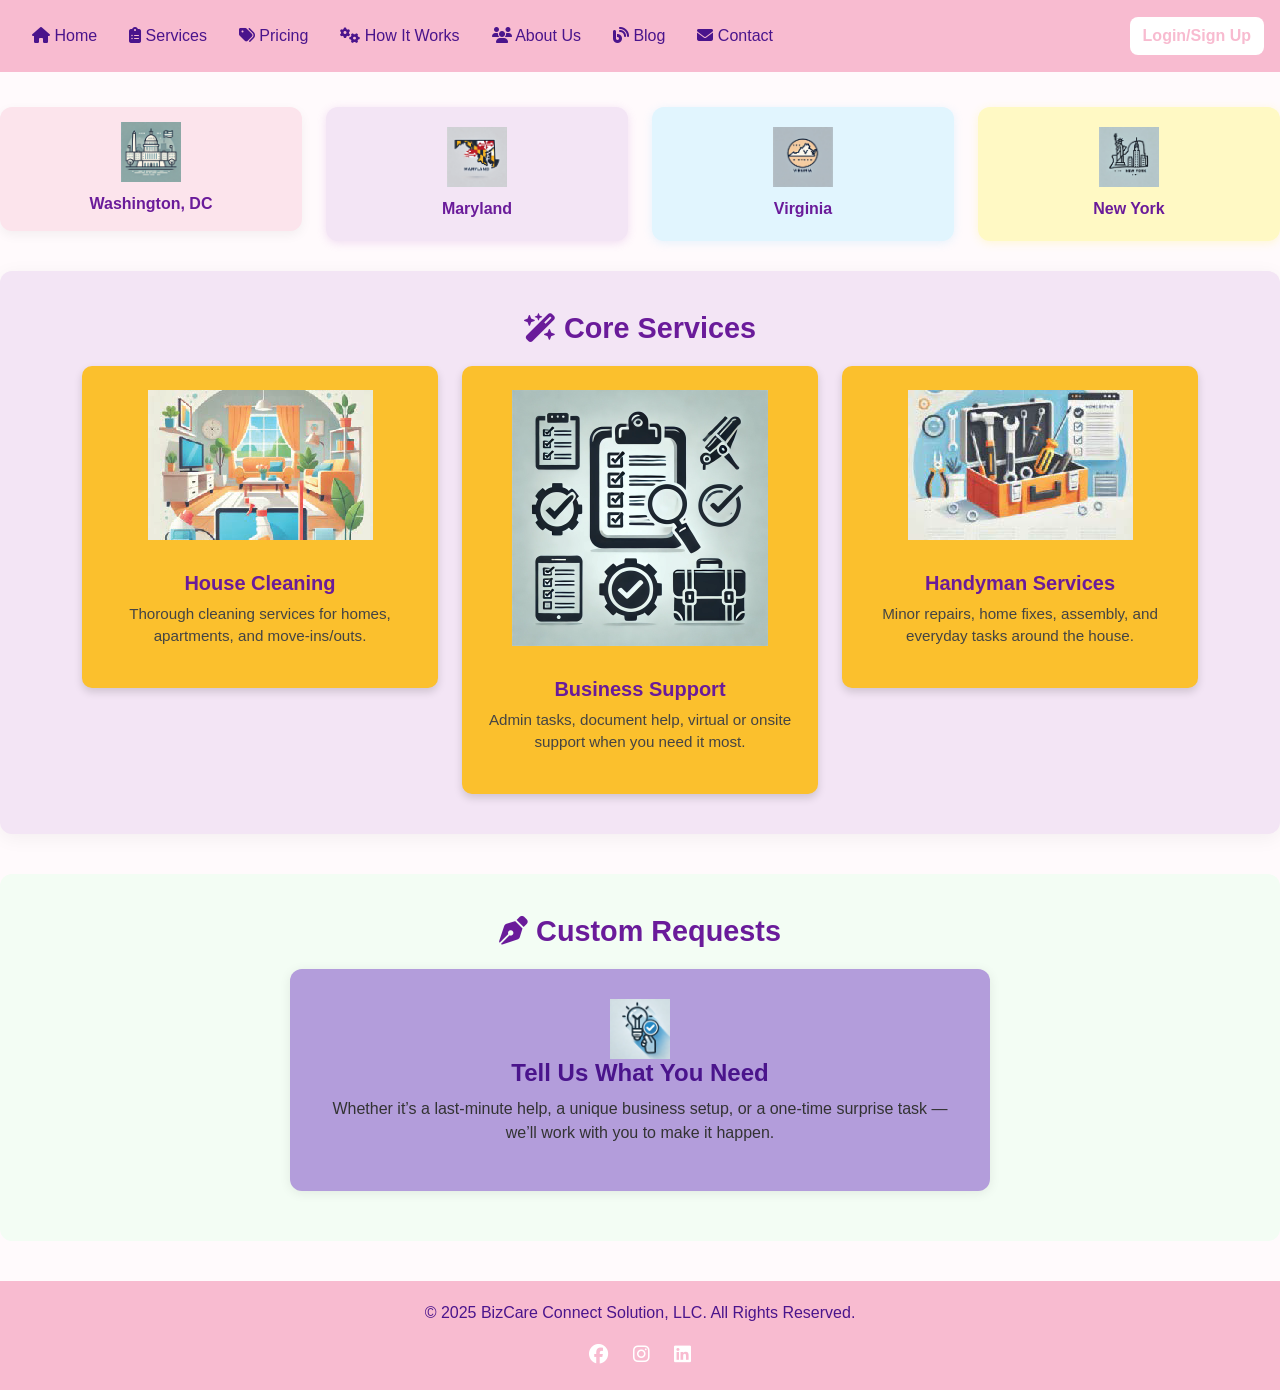
<file: services.html>
<!DOCTYPE html>
<html lang="en">
<head>
  <meta charset="UTF-8" />
  <meta name="viewport" content="width=device-width, initial-scale=1.0" />
  <title>Our Services - BizCare Connect</title>

  <!-- Bootstrap -->
  <link rel="stylesheet" href="https://cdn.jsdelivr.net/npm/bootstrap@5.3.0/dist/css/bootstrap.min.css" />

  <!-- Font Awesome -->
  <link rel="stylesheet" href="https://cdnjs.cloudflare.com/ajax/libs/font-awesome/6.5.0/css/all.min.css" />

  <style>
html, body {
  height: 100%;
  margin: 0;
  padding: 0;
}

main {
  min-height: calc(100vh - 80px); /* adjust if footer height is taller */
}

    body {
      font-family: 'Segoe UI', sans-serif;
      background-color: #fffafc;
      margin: 0;
      padding: 0;
    }

    /* Navbar */
    .navbar {
      background-color: #f8bbd0;
    }

    .nav-link {
      color: #4A148C !important;
      font-weight: 500;
    }

    .nav-link:hover {
      color: #d81b60 !important;
    }

    .btn-login {
      background-color: white;
      color: #f8bbd0;
      border-radius: 8px;
      font-weight: bold;
    }

    /* Section Styling */
    section {
      padding: 40px 20px;
    }

    .section-title {
      text-align: center;
      font-size: 1.8rem;
      color: #6a1b9a;
      font-weight: bold;
      margin-bottom: 20px;
    }

    .icon-box {
      text-align: center;
      background-color: white;
      border-radius: 12px;
      box-shadow: 0 4px 15px rgba(0,0,0,0.05);
      padding: 20px;
      margin-bottom: 20px;
    }

    .icon-box img {
      max-width: 60px;
      margin-bottom: 15px;
    }

    .icon-box h5 {
      color: #4A148C;
      font-weight: 600;
      margin-bottom: 10px;
    }

    .icon-box p {
      font-size: 0.95rem;
      color: #555;
    }

    footer {
      background-color: #f8bbd0;
      color: #4A148C;
      text-align: center;
      padding: 20px 0;
      width: 100vw;
      box-sizing: border-box;
    }

/* Social Media Icons */
.social-icons a {
  color: white;
  margin: 0 10px;
  font-size: 1.2rem;
  transition: color 0.3s ease;
}

.social-icons a:hover {
  color: #f8bbd0; /* Soft pink on hover */
}


.section-subtitle {
  color: #6a1b9a;
  font-family: 'Segoe UI', sans-serif;
  font-weight: 700;
  font-size: 1.6rem;
  margin-bottom: 20px;
  text-shadow: 1px 1px 2px rgba(106, 27, 154, 0.2);
}

.service-section {
  background-color: #fffafc;
  border: 5px dashed #f8bbd0;
  padding: 40px 20px;
  border-radius: 15px;
  box-shadow: 0 0 10px rgba(0, 0, 0, 0.03);
}

.service-box {
  background-color: #ffffff;
  border-radius: 12px;
  padding: 15px;
  box-shadow: 0 4px 12px rgba(0, 0, 0, 0.05);
}

.service-box img {
  max-height: 60px;
  margin-bottom: 10px;
}

.service-box p {
  margin: 0;
  font-weight: 600;
  color: #6a1b9a;
}

.dc-card {
  background-color: #fce4ec; /* soft pink */
}

.md-card {
  background-color: #e1f5fe; /* baby blue */
}

.va-card {
  background-color: #f3e5f5; /* soft lavender */
}

.ny-card {
  background-color: #fff9c4; /* pale yellow */
}
.md-card {
  background-color: #f3e5f5; /* soft lavender */
  border-radius: 12px;
  box-shadow: 0 2px 10px rgba(186, 104, 200, 0.2);
  padding: 20px;
  transition: transform 0.3s ease;
}

.va-card {
  background-color: #e1f5fe; /* soft sky blue */
  border-radius: 12px;
  box-shadow: 0 2px 10px rgba(129, 212, 250, 0.2);
  padding: 20px;
  transition: transform 0.3s ease;
}

.ny-card {
  background-color: #fff9c4; /* soft yellow */
  border-radius: 12px;
  box-shadow: 0 2px 10px rgba(255, 235, 59, 0.2);
  padding: 20px;
  transition: transform 0.3s ease;
}

.service-box:hover {
  transform: scale(1.03);
}

/* Core Services Styling */
.core-services {
  background-color: #f3e5f5;
  padding: 40px 20px;
  border-radius: 12px;
  box-shadow: 0 4px 20px rgba(0, 0, 0, 0.05);
  margin: 30px auto;
}

.core-services .icon-box {
  background: white;
  padding: 25px;
  border-radius: 10px;
  box-shadow: 0 2px 10px rgba(0,0,0,0.05);
  transition: transform 0.3s;
}

.core-services .icon-box:hover {
  transform: translateY(-5px);
}

.core-services h5 {
  color: #6a1b9a;
  font-weight: bold;
  margin-top: 15px;
}

.core-services p {
  font-size: 0.95rem;
  color: #444;
}
/* Custom Requests Styling */
.custom-section {
  background-color: #f3fdf4; /* soft honeydew */
  padding: 40px 20px;
  border-radius: 12px;
  margin: 40px auto;
}

.custom-box {
  background-color: #b39ddb; /* soft lavender */
  padding: 30px;
  border-radius: 12px;
  box-shadow: 0 2px 12px rgba(0, 0, 0, 0.08);
  max-width: 700px;
  margin: 0 auto;
  text-align: center;
}

.custom-box h4 {
  color: #4a148c;
  font-weight: bold;
  margin-bottom: 10px;
}

.custom-box p {
  color: #333;
  font-size: 1rem;
}

.custom-section {
    margin-bottom: 40px;
}

/* Our Services Cards */
.service-card {
  background-color: #fbc02d;
  color: #4a148c;
  border-radius: 10px;
  padding: 20px;
  box-shadow: 0 4px 8px rgba(0,0,0,0.15);
  transition: transform 0.3s ease;
}

.service-card:hover {
  transform: translateY(-5px);
}

/* Why Choose BizCare Cards */
.why-us-card {
  background-color: #ffffff;
  color: #333;
  border-radius: 10px;
  padding: 20px;
  box-shadow: 0 4px 8px rgba(0,0,0,0.15);

  </style>
</head>
<body>
  
    <main>

 <!-- Navbar -->
  <header class="navbar sticky-top">
    <div class="container-fluid d-flex justify-content-between align-items-center py-2 px-3">
      <ul class="nav flex-nowrap">
        <li class="nav-item"><a class="nav-link" href="index.html"><i class="fas fa-home"></i> Home</a></li>
        <li class="nav-item"><a class="nav-link active" href="services.html"><i class="fas fa-clipboard-list"></i> Services</a></li>
        <li class="nav-item"><a class="nav-link" href="pricing.html"><i class="fas fa-tags"></i> Pricing</a></li>
        <li class="nav-item"><a class="nav-link" href="howitworks.html"><i class="fas fa-cogs"></i> How It Works</a></li>
        <li class="nav-item"><a class="nav-link" href="aboutus.html"><i class="fas fa-users"></i> About Us</a></li>
        <li class="nav-item"><a class="nav-link" href="blog.html"><i class="fas fa-blog"></i> Blog</a></li>
        <li class="nav-item"><a class="nav-link" href="contactus.html"><i class="fas fa-envelope"></i> Contact</a></li>
      </ul>
      <a class="btn btn-login ms-2" href="login.html">Login/Sign Up</a>
    </div>
  </header>

  <div style="margin-top: 35px;"></div>

  
 <!-- Service Areas -->

 <div class="row g-4 text-center justify-content-center">
    <div class="col-6 col-sm-4 col-md-3">
      <div class="service-box dc-card">
        <img src="images/washington-dc-icon.png" alt="Washington, DC" class="img-fluid" />
        <p>Washington, DC</p>
      </div>
    </div>
    <div class="col-6 col-sm-4 col-md-3">
      <div class="service-box md-card">
        <img src="images/maryland-icon.png" alt="Maryland" class="img-fluid" />
        <p>Maryland</p>
      </div>
    </div>
    <div class="col-6 col-sm-4 col-md-3">
      <div class="service-box va-card">
        <img src="images/virginia-icon.png" alt="Virginia" class="img-fluid" />
        <p>Virginia</p>
      </div>
    </div>
    <div class="col-6 col-sm-4 col-md-3">
      <div class="service-box ny-card">
        <img src="images/new-york-icon.png" alt="New York" class="img-fluid" />
        <p>New York</p>
      </div>
    </div>
  </div>
  </section>
  
<div style="margin-top: 30px;"></div>
        
<!-- Core Services Section -->
<section class="core-services text-center">
    <h2 class="section-title"><i class="fas fa-wand-magic-sparkles"></i> Core Services</h2>
    <div class="container">
      <div class="row g-4 justify-content-center">
        <!-- House Cleaning -->
        <div class="col-md-4">
          <div class="service-card p-4">
            <img src="images/house-cleaning-blog.png" alt="House Cleaning" class="img-fluid mb-3" />
            <h5 class="text-purple">House Cleaning</h5>
            <p>Thorough cleaning services for homes, apartments, and move-ins/outs.</p>
          </div>
        </div>
  
        <!-- Business Support -->
        <div class="col-md-4">
          <div class="service-card p-4">
            <img src="images/business-support-icon.png" alt="Business Support" class="img-fluid mb-3" />
            <h5 class="text-purple">Business Support</h5>
            <p>Admin tasks, document help, virtual or onsite support when you need it most.</p>
          </div>
        </div>
  
        <!-- Handyman Services -->
        <div class="col-md-4">
          <div class="service-card p-4">
            <img src="images/handyman-and-house-repair-blog.png" alt="Handyman Services" class="img-fluid mb-3" />
            <h5 class="text-purple">Handyman Services</h5>
            <p>Minor repairs, home fixes, assembly, and everyday tasks around the house.</p>
          </div>
        </div>
      </div>
    </div>
  </section>
  
   <!-- Custom Requests Section -->
     <section class="custom-section text-center">
    <h2 class="section-title">
      <i class="fas fa-pen-nib"></i> Custom Requests
    </h2>
    <div class="custom-box">
      <img src="images/custom-request-icon.png" alt="Custom Request" class="img-fluid" width="60">
      <h4>Tell Us What You Need</h4>
      <p>
        Whether it’s a last-minute help, a unique business setup, or a one-time surprise task — we’ll work with you to make it happen.
      </p>
      </div>
  
      <div style="margin-bottom: 10px;"></div><!--buffer between content and footer-->
    </main>

  <!-- Footer -->
  <footer>
     <p>&copy; 2025 BizCare Connect Solution, LLC. All Rights Reserved.</p>
  <div class="social-icons mt-2">
    <a href="#"><i class="fab fa-facebook"></i></a>
    <a href="#"><i class="fab fa-instagram"></i></a>
    <a href="#"><i class="fab fa-linkedin"></i></a>
  </div>

  </footer>

</body>
</html>
</file>
<file: style/style.css>
/* Global Reset */
* {
    margin: 0;
    padding: 0;
    box-sizing: border-box;
  }
  
  body {
    font-family: 'Open Sans', sans-serif;
    background-color: #f9f9f9;
    color: #212121;
    line-height: 1.6;
  }
  
  /* Navigation Bar */
  header {
    background-color: #4A148C; /* Deep Purple */
    color: white;
    padding: 15px 20px;
    position: sticky;
    top: 0;
    z-index: 1000;
    display: flex;
    align-items: center;
    justify-content: space-between;
  }
  
  header .logo img {
    height: 60px;
  }
  
  nav ul {
    list-style: none;
    display: flex;
    gap: 20px;
  }
  
  nav ul li a {
    color: white;
    text-decoration: none;
    font-weight: 600;
    font-family: 'Montserrat', sans-serif;
  }
  
  nav ul li a:hover {
    text-decoration: underline;
  }
  
  /* Tagline (Header H1 + Optional Slogan) */
  h1 {
    font-size: 2.5rem;
    text-align: center;
    color: #4A148C;
    margin-bottom: 10px;
  }
  
  .tagline {
    text-align: center;
    font-size: 1.2rem;
    color: #9C27B0;
    margin-bottom: 30px;
  }
  
  /* Hero Section */
  .hero {
    background: linear-gradient(to bottom, #f8bbd0, #4A148C);
    color: white;
    padding: 100px 20px;
    text-align: center;
    position: relative;
  }
  
  .hero h2 {
    font-size: 2.2rem;
    background: rgba(0, 0, 0, 0.6);
    display: inline-block;
    padding: 10px 20px;
    border-radius: 5px;
  }
  
  .hero p {
    font-size: 1.1rem;
    margin-top: 10px;
    background: rgba(0, 0, 0, 0.4);
    display: inline-block;
    padding: 5px 15px;
    border-radius: 5px;
    color: #e1bee7;
  }
  
  /* CTA Button */
  .hero button,
  .service-btn {
    margin-top: 20px;
    padding: 12px 25px;
    background-color: #fbc02d;
    color: white;
    font-size: 1rem;
    border: none;
    border-radius: 8px;
    cursor: pointer;
  }
  
  .hero button:hover,
  .service-btn:hover {
    background-color: #f9a825;
    box-shadow: 0 0 10px #fbc02d;
  }
  
  /* Services Section */
  .services {
    padding: 60px 20px;
    background-color: #fce4ec;
  }
  
  .services h2 {
    text-align: center;
    color: #4A148C;
    font-family: 'Montserrat', sans-serif;
    font-size: 2rem;
    margin-bottom: 20px;
  }
  
  .service-list {
    display: flex;
    justify-content: center;
    gap: 20px;
    flex-wrap: wrap;
  }
  
  .service-item {
    background-color: white;
    border-radius: 10px;
    box-shadow: 0 0 10px rgba(100, 100, 100, 0.1);
    padding: 20px;
    width: 300px;
    text-align: center;
    transition: transform 0.3s ease;
    border: 2px dashed #ce93d8;
  }
  
  .service-item:hover {
    transform: translateY(-10px);
    box-shadow: 0 5px 15px rgba(74, 20, 140, 0.2);
  }
  
  .service-icon {
    width: 80px;
    height: auto;
    margin-bottom: 15px;
  }
  
  .service-item h3 {
    font-size: 1.4rem;
    color: #6a1b9a;
    margin-bottom: 10px;
  }
  
  /* Testimonials */
  .testimonial-container {
    background-color: #ede7f6;
    padding: 60px 20px;
    text-align: center;
  }
  
  .testimonial-container h2 {
    font-size: 2rem;
    color: #4A148C;
    margin-bottom: 30px;
  }
  
  .testimonial {
    font-style: italic;
    margin: 10px auto;
    max-width: 600px;
    font-size: 1.1rem;
    color: #555;
  }
  
  /* Footer */
  footer {
    background-color: #4A148C;
    color: white;
    padding: 15px;
    text-align: center;
    font-size: 0.9rem;
  }
  
  /* Responsive Design */
  @media (max-width: 768px) {
    nav ul {
      flex-direction: column;
      gap: 10px;
    }
  
    .service-list {
      flex-direction: column;
      align-items: center;
    }
  
    .hero h2 {
      font-size: 1.6rem;
    }
  
    .hero p {
      font-size: 1rem;
    }
  }
</file>
